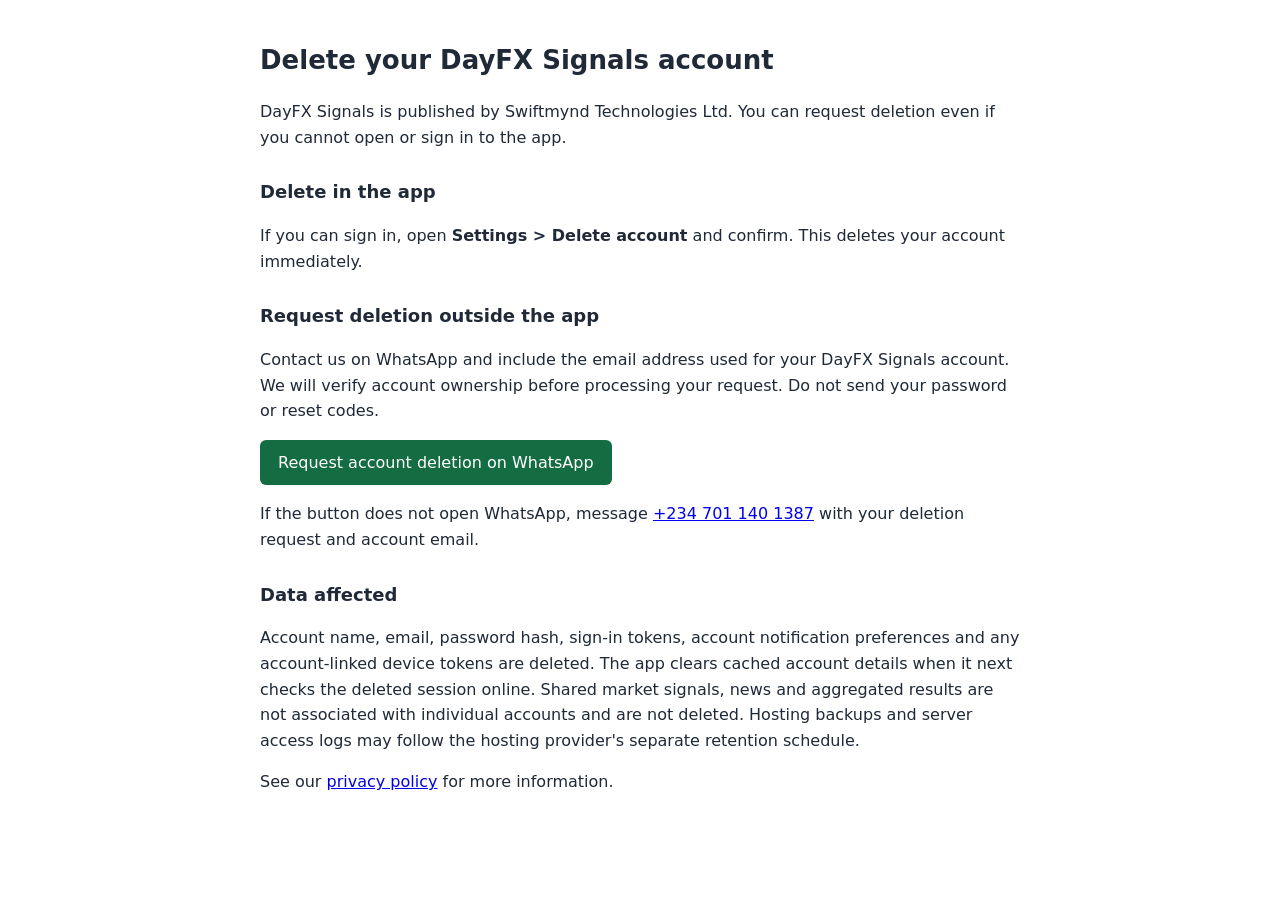
<file: backend/delete-account.html>
<!doctype html>
<html lang="en">
<head>
  <meta charset="utf-8">
  <meta name="viewport" content="width=device-width,initial-scale=1">
  <title>Delete your DayFX Signals account</title>
  <style>
    body { font: 16px/1.6 system-ui,Arial,sans-serif; max-width: 760px; margin: 40px auto; padding: 0 20px; color: #1f2937; }
    h1 { font-size: 26px; }
    h2 { font-size: 18px; margin-top: 28px; }
    .action { display: inline-block; background: #146c43; color: white; padding: 10px 18px; border-radius: 6px; text-decoration: none; }
    .action:focus, .action:hover { background: #0d5031; }
  </style>
</head>
<body>
  <h1>Delete your DayFX Signals account</h1>
  <p>DayFX Signals is published by Swiftmynd Technologies Ltd. You can request deletion even if you cannot open or sign in to the app.</p>
  <h2>Delete in the app</h2>
  <p>If you can sign in, open <strong>Settings &gt; Delete account</strong> and confirm. This deletes your account immediately.</p>
  <h2>Request deletion outside the app</h2>
  <p>Contact us on WhatsApp and include the email address used for your DayFX Signals account. We will verify account ownership before processing your request. Do not send your password or reset codes.</p>
  <p><a class="action" href="https://wa.me/2347011401387?text=I%20request%20deletion%20of%20my%20DayFX%20Signals%20account%20and%20associated%20data.%20My%20account%20email%20is%3A%20">Request account deletion on WhatsApp</a></p>
  <p>If the button does not open WhatsApp, message <a href="https://wa.me/2347011401387">+234 701 140 1387</a> with your deletion request and account email.</p>
  <h2>Data affected</h2>
  <p>Account name, email, password hash, sign-in tokens, account notification preferences and any account-linked device tokens are deleted. The app clears cached account details when it next checks the deleted session online. Shared market signals, news and aggregated results are not associated with individual accounts and are not deleted. Hosting backups and server access logs may follow the hosting provider's separate retention schedule.</p>
  <p>See our <a href="privacy.html">privacy policy</a> for more information.</p>
</body>
</html>
</file>
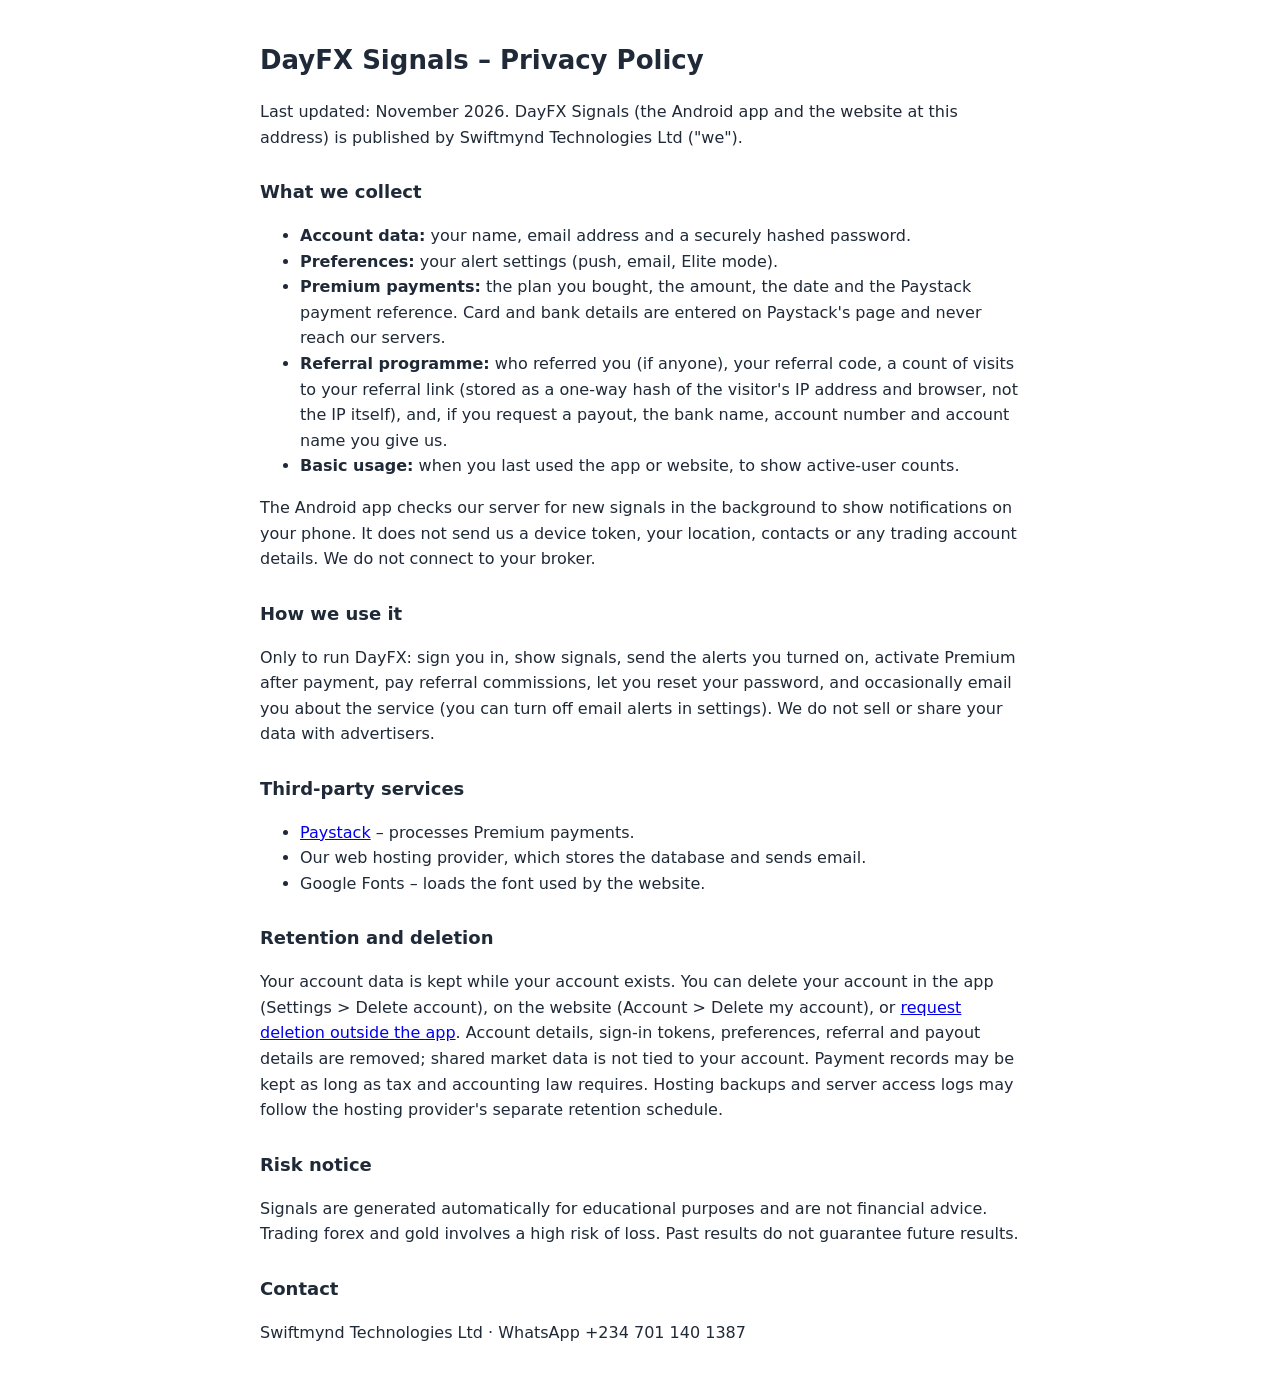
<file: backend/privacy.html>
<!doctype html>
<html lang="en"><head><meta charset="utf-8"><meta name="viewport" content="width=device-width,initial-scale=1">
<title>DayFX Signals – Privacy Policy</title>
<style>body{font:16px/1.6 system-ui,Arial;max-width:760px;margin:40px auto;padding:0 20px;color:#1f2937}h1{font-size:26px}h2{font-size:18px;margin-top:28px}</style>
</head><body>
<h1>DayFX Signals – Privacy Policy</h1>
<p>Last updated: November 2026. DayFX Signals (the Android app and the website at this address) is published by Swiftmynd Technologies Ltd ("we").</p>

<h2>What we collect</h2>
<ul>
<li><b>Account data:</b> your name, email address and a securely hashed password.</li>
<li><b>Preferences:</b> your alert settings (push, email, Elite mode).</li>
<li><b>Premium payments:</b> the plan you bought, the amount, the date and the Paystack payment reference. Card and bank details are entered on Paystack's page and never reach our servers.</li>
<li><b>Referral programme:</b> who referred you (if anyone), your referral code, a count of visits to your referral link (stored as a one-way hash of the visitor's IP address and browser, not the IP itself), and, if you request a payout, the bank name, account number and account name you give us.</li>
<li><b>Basic usage:</b> when you last used the app or website, to show active-user counts.</li>
</ul>
<p>The Android app checks our server for new signals in the background to show notifications on your phone. It does not send us a device token, your location, contacts or any trading account details. We do not connect to your broker.</p>

<h2>How we use it</h2>
<p>Only to run DayFX: sign you in, show signals, send the alerts you turned on, activate Premium after payment, pay referral commissions, let you reset your password, and occasionally email you about the service (you can turn off email alerts in settings). We do not sell or share your data with advertisers.</p>

<h2>Third-party services</h2>
<ul>
<li><a href="https://paystack.com/privacy">Paystack</a> – processes Premium payments.</li>
<li>Our web hosting provider, which stores the database and sends email.</li>
<li>Google Fonts – loads the font used by the website.</li>
</ul>

<h2>Retention and deletion</h2>
<p>Your account data is kept while your account exists. You can delete your account in the app (Settings &gt; Delete account), on the website (Account &gt; Delete my account), or <a href="delete-account.html">request deletion outside the app</a>. Account details, sign-in tokens, preferences, referral and payout details are removed; shared market data is not tied to your account. Payment records may be kept as long as tax and accounting law requires. Hosting backups and server access logs may follow the hosting provider's separate retention schedule.</p>

<h2>Risk notice</h2>
<p>Signals are generated automatically for educational purposes and are not financial advice. Trading forex and gold involves a high risk of loss. Past results do not guarantee future results.</p>

<h2>Contact</h2>
<p>Swiftmynd Technologies Ltd · WhatsApp +234 701 140 1387</p>
</body></html>
</file>
